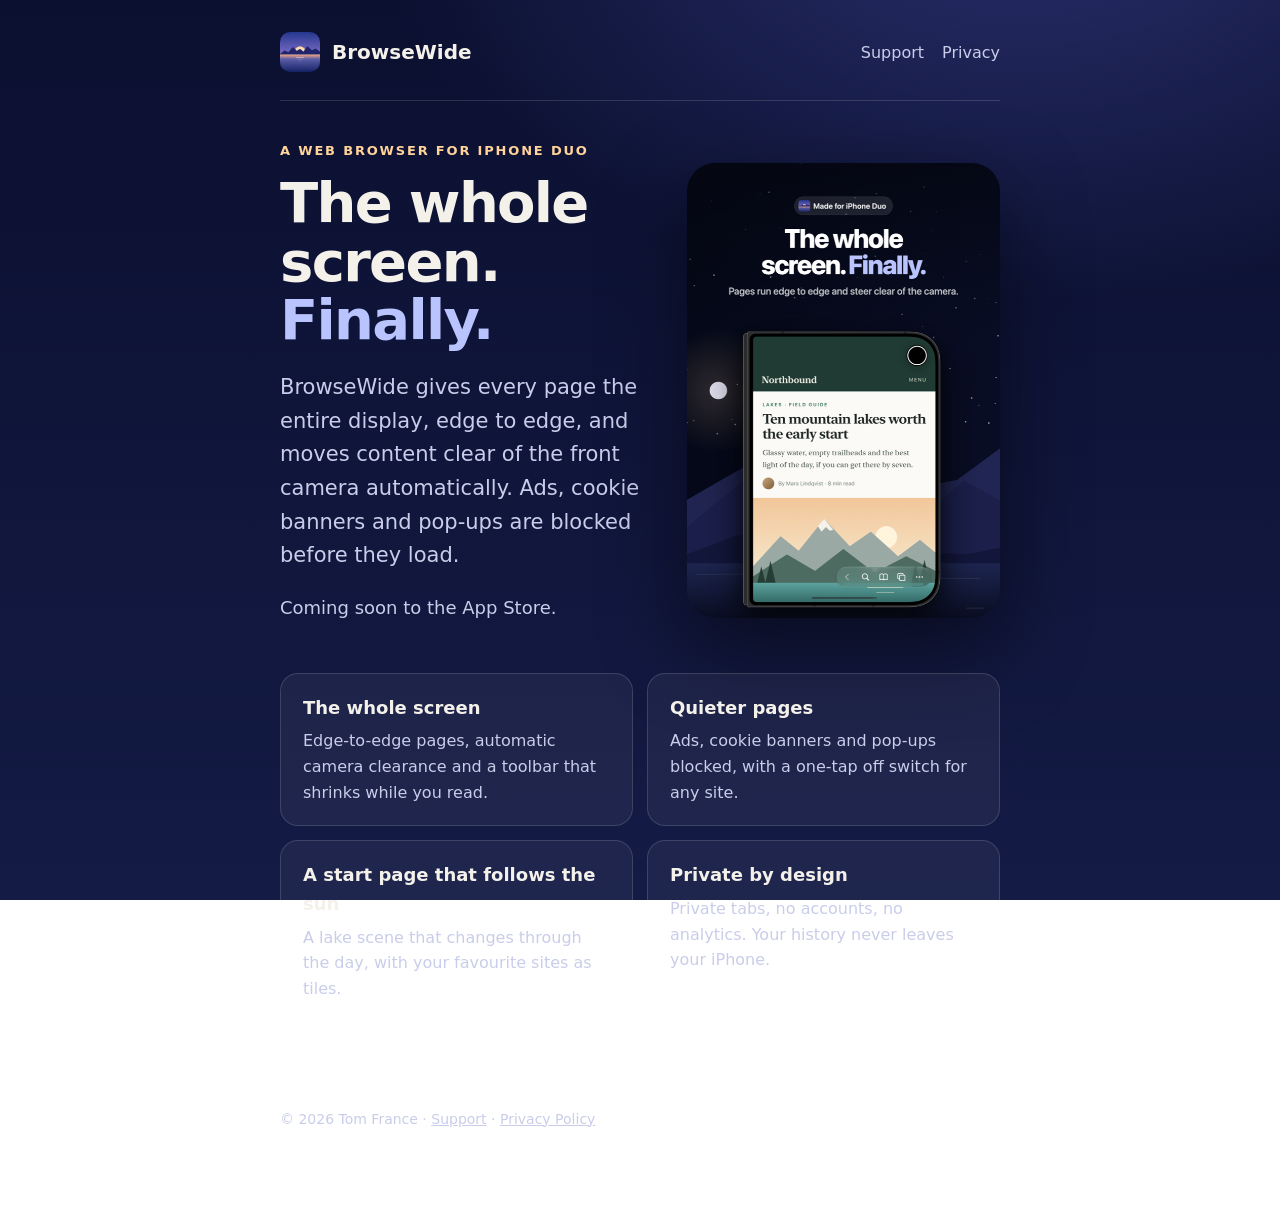
<file: index.html>
<!doctype html>
<html lang="en">
<head>
<meta charset="utf-8">
<meta name="viewport" content="width=device-width, initial-scale=1">
<title>BrowseWide: the whole screen, finally</title>
<meta name="description" content="BrowseWide is a fast, private web browser built for iPhone Duo. Pages fill the whole screen, steer clear of the camera, and ads and cookie banners are blocked.">
<link rel="icon" href="icon.png">
<link rel="apple-touch-icon" href="icon.png">
<link rel="stylesheet" href="style.css">
</head>
<body>
<div class="wrap">
  <header class="top">
    <a class="brand" href="./"><img src="icon.png" alt="">BrowseWide</a>
    <nav><a href="support/">Support</a><a href="privacy/">Privacy</a></nav>
  </header>

  <section class="hero">
    <div>
      <p class="eyebrow">A web browser for iPhone Duo</p>
      <h1>The whole screen. <em>Finally.</em></h1>
      <p class="lede">BrowseWide gives every page the entire display, edge to edge, and moves content clear of the front camera automatically. Ads, cookie banners and pop-ups are blocked before they load.</p>
      <p>Coming soon to the App Store.</p>
    </div>
    <img class="shot" src="screenshot.png" alt="BrowseWide on iPhone Duo showing an article that fills the whole screen">
  </section>

  <div class="cards">
    <div class="card"><h3>The whole screen</h3><p>Edge-to-edge pages, automatic camera clearance and a toolbar that shrinks while you read.</p></div>
    <div class="card"><h3>Quieter pages</h3><p>Ads, cookie banners and pop-ups blocked, with a one-tap off switch for any site.</p></div>
    <div class="card"><h3>A start page that follows the sun</h3><p>A lake scene that changes through the day, with your favourite sites as tiles.</p></div>
    <div class="card"><h3>Private by design</h3><p>Private tabs, no accounts, no analytics. Your history never leaves your iPhone.</p></div>
  </div>

  <footer>© 2026 Tom France · <a href="support/">Support</a> · <a href="privacy/">Privacy Policy</a></footer>
</div>
</body>
</html>
</file>
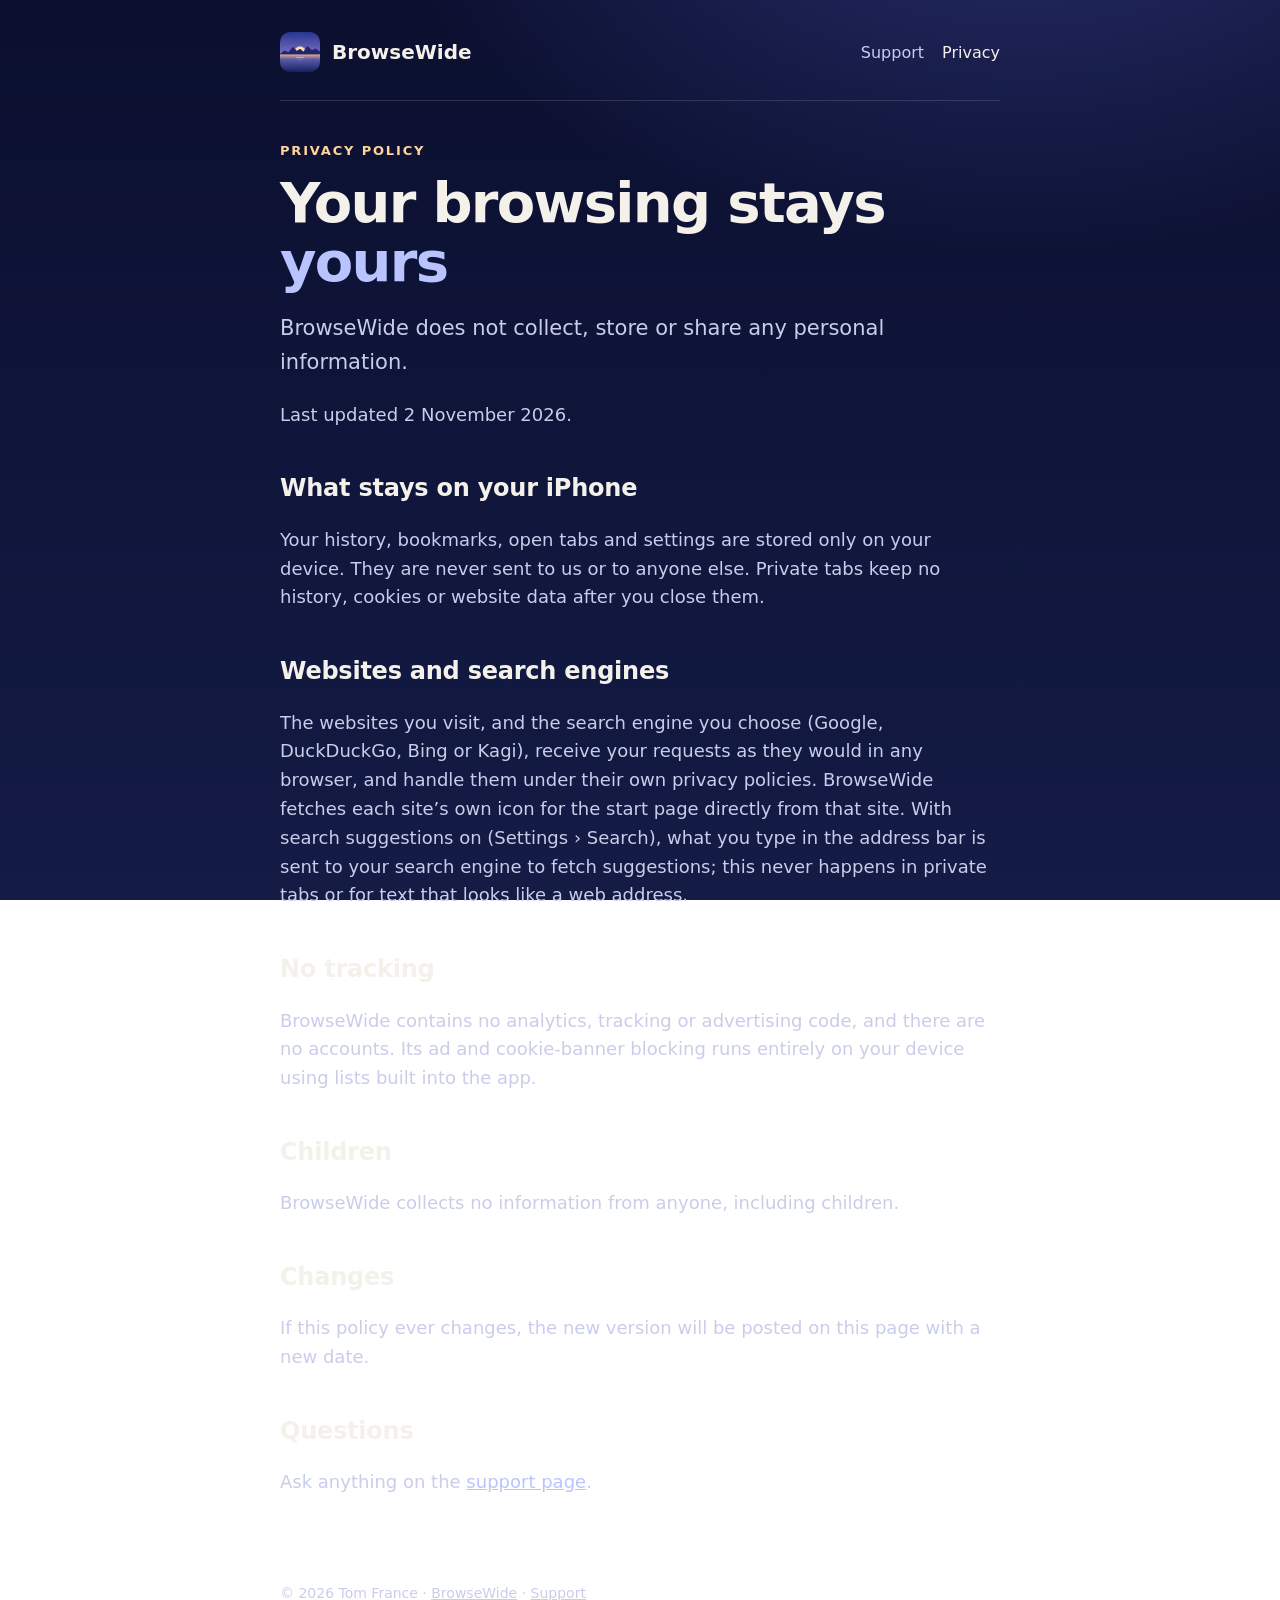
<file: privacy/index.html>
<!doctype html>
<html lang="en">
<head>
<meta charset="utf-8">
<meta name="viewport" content="width=device-width, initial-scale=1">
<title>Privacy Policy · BrowseWide</title>
<meta name="description" content="BrowseWide does not collect, store or share any personal information.">
<link rel="icon" href="../icon.png">
<link rel="stylesheet" href="../style.css">
</head>
<body>
<div class="wrap">
  <header class="top">
    <a class="brand" href="../"><img src="../icon.png" alt="">BrowseWide</a>
    <nav><a href="../support/">Support</a><a href="./" aria-current="page">Privacy</a></nav>
  </header>

  <p class="eyebrow">Privacy Policy</p>
  <h1>Your browsing stays <em>yours</em></h1>
  <p class="lede">BrowseWide does not collect, store or share any personal information.</p>
  <p>Last updated 2 November 2026.</p>

  <h2>What stays on your iPhone</h2>
  <p>Your history, bookmarks, open tabs and settings are stored only on your device. They are never sent to us or to anyone else. Private tabs keep no history, cookies or website data after you close them.</p>

  <h2>Websites and search engines</h2>
  <p>The websites you visit, and the search engine you choose (Google, DuckDuckGo, Bing or Kagi), receive your requests as they would in any browser, and handle them under their own privacy policies. BrowseWide fetches each site’s own icon for the start page directly from that site. With search suggestions on (Settings › Search), what you type in the address bar is sent to your search engine to fetch suggestions; this never happens in private tabs or for text that looks like a web address.</p>

  <h2>No tracking</h2>
  <p>BrowseWide contains no analytics, tracking or advertising code, and there are no accounts. Its ad and cookie-banner blocking runs entirely on your device using lists built into the app.</p>

  <h2>Children</h2>
  <p>BrowseWide collects no information from anyone, including children.</p>

  <h2>Changes</h2>
  <p>If this policy ever changes, the new version will be posted on this page with a new date.</p>

  <h2>Questions</h2>
  <p>Ask anything on the <a href="../support/">support page</a>.</p>

  <footer>© 2026 Tom France · <a href="../">BrowseWide</a> · <a href="../support/">Support</a></footer>
</div>
</body>
</html>
</file>
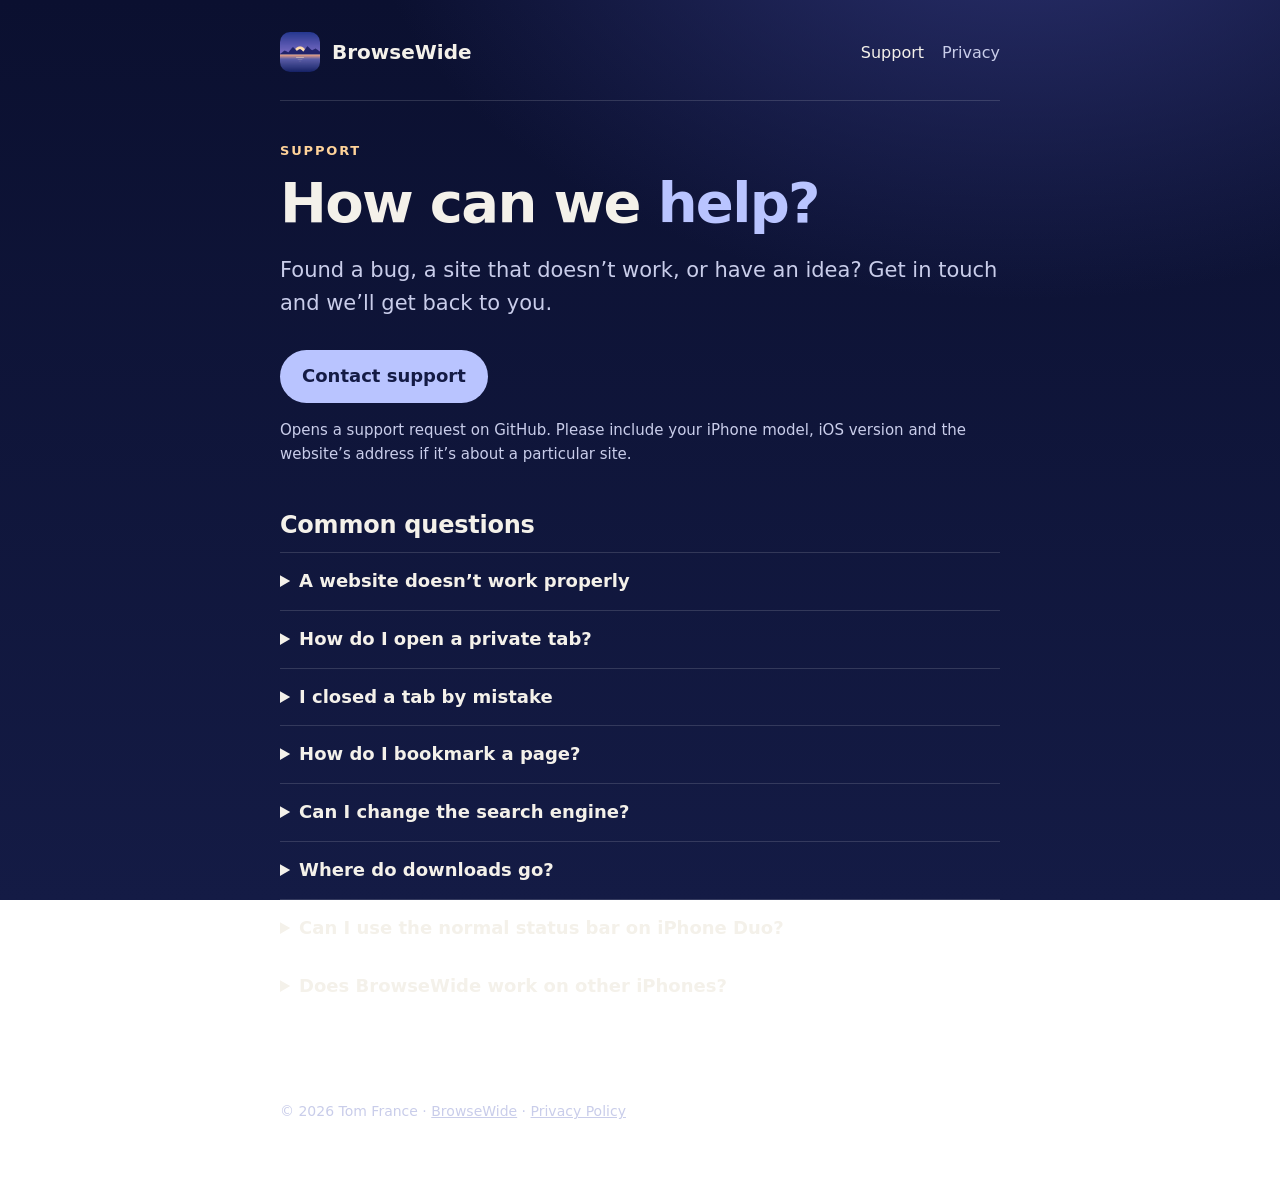
<file: support/index.html>
<!doctype html>
<html lang="en">
<head>
<meta charset="utf-8">
<meta name="viewport" content="width=device-width, initial-scale=1">
<title>Support · BrowseWide</title>
<meta name="description" content="Help with BrowseWide, the full-screen browser for iPhone Duo.">
<link rel="icon" href="../icon.png">
<link rel="stylesheet" href="../style.css">
</head>
<body>
<div class="wrap">
  <header class="top">
    <a class="brand" href="../"><img src="../icon.png" alt="">BrowseWide</a>
    <nav><a href="./" aria-current="page">Support</a><a href="../privacy/">Privacy</a></nav>
  </header>

  <p class="eyebrow">Support</p>
  <h1>How can we <em>help?</em></h1>
  <p class="lede">Found a bug, a site that doesn’t work, or have an idea? Get in touch and we’ll get back to you.</p>
  <a class="button" href="https://github.com/tom12389/browsewide-site/issues/new">Contact support</a>
  <p style="font-size:15px">Opens a support request on GitHub. Please include your iPhone model, iOS version and the website’s address if it’s about a particular site.</p>

  <h2>Common questions</h2>
  <details>
    <summary>A website doesn’t work properly</summary>
    <p>Content blocking can occasionally hide something a site needs. Tap the <b>…</b> button and choose <b>Turn Off Blocking</b> for that site. You can turn it back on the same way, or review every site in Settings › Blocking.</p>
  </details>
  <details>
    <summary>How do I open a private tab?</summary>
    <p>Touch and hold the tabs button and choose <b>New Private Tab</b>. Private tabs keep no history, cookies or website data.</p>
  </details>
  <details>
    <summary>I closed a tab by mistake</summary>
    <p>Touch and hold the tabs button and choose <b>Reopen Closed Tab</b>.</p>
  </details>
  <details>
    <summary>How do I bookmark a page?</summary>
    <p>Touch and hold the book button, or tap <b>…</b> and choose <b>Add Bookmark</b>. Bookmarks appear as tiles on the start page.</p>
  </details>
  <details>
    <summary>Can I change the search engine?</summary>
    <p>Yes: tap <b>…</b>, then <b>Settings</b>, and pick Google, DuckDuckGo, Bing or Kagi.</p>
  </details>
  <details>
    <summary>Where do downloads go?</summary>
    <p>Into the Files app, under On My iPhone › BrowseWide › Downloads. Settings › Downloads › <b>Show Downloads in Files</b> takes you straight there.</p>
  </details>
  <details>
    <summary>Can I use the normal status bar on iPhone Duo?</summary>
    <p>Yes. Settings › iPhone Duo swaps the battery ring around the camera for the system’s own time, battery and signal.</p>
  </details>
  <details>
    <summary>Does BrowseWide work on other iPhones?</summary>
    <p>Yes. On other iPhones it’s a clean, full-screen browser with all the same features; the camera clearance is just for iPhone Duo.</p>
  </details>

  <footer>© 2026 Tom France · <a href="../">BrowseWide</a> · <a href="../privacy/">Privacy Policy</a></footer>
</div>
</body>
</html>
</file>
<file: style.css>
:root {
  --night: #0b1030;
  --night-2: #141b45;
  --ink: #f4f1ea;
  --ink-soft: #c9cdea;
  --lavender: #b9c4ff;
  --sun: #ffd39a;
  --line: rgba(255, 255, 255, .14);
}
* { box-sizing: border-box; }
html { -webkit-text-size-adjust: 100%; }
body {
  margin: 0;
  font: 18px/1.6 -apple-system, "SF Pro Text", system-ui, "Segoe UI", Roboto, sans-serif;
  color: var(--ink);
  background: radial-gradient(1100px 700px at 80% -10%, #2b3170 0%, transparent 60%), linear-gradient(180deg, var(--night) 0%, var(--night-2) 100%) fixed;
  min-height: 100vh;
}
a { color: var(--lavender); }
.wrap { max-width: 760px; margin: 0 auto; padding: 32px 20px 80px; }
header.top { display: flex; align-items: center; justify-content: space-between; gap: 16px; padding-bottom: 28px; border-bottom: 1px solid var(--line); margin-bottom: 40px; }
.brand { display: flex; align-items: center; gap: 12px; color: var(--ink); text-decoration: none; font-weight: 700; font-size: 20px; }
.brand img { width: 40px; height: 40px; border-radius: 10px; }
nav a { color: var(--ink-soft); text-decoration: none; margin-left: 18px; font-size: 16px; }
nav a:hover, nav a[aria-current] { color: var(--ink); }
h1 { font-size: clamp(36px, 7vw, 56px); line-height: 1.05; letter-spacing: -0.03em; margin: 0 0 16px; }
h1 em { font-style: normal; color: var(--lavender); }
h2 { font-size: 24px; letter-spacing: -0.01em; margin: 40px 0 8px; }
p, li { color: var(--ink-soft); }
.lede { font-size: 21px; }
.eyebrow { font-size: 13px; letter-spacing: .14em; text-transform: uppercase; color: var(--sun); margin: 0 0 12px; font-weight: 600; }
.hero { display: grid; grid-template-columns: 1fr; gap: 32px; align-items: center; }
.hero img.shot { width: 100%; max-width: 320px; justify-self: center; border-radius: 28px; box-shadow: 0 30px 80px rgba(0,0,0,.5); }
@media (min-width: 720px) { .hero { grid-template-columns: 1.2fr 1fr; } }
.cards { display: grid; grid-template-columns: 1fr; gap: 14px; margin-top: 32px; }
@media (min-width: 620px) { .cards { grid-template-columns: 1fr 1fr; } }
.card { background: rgba(255,255,255,.05); border: 1px solid var(--line); border-radius: 18px; padding: 20px 22px; }
.card h3 { margin: 0 0 6px; font-size: 18px; color: var(--ink); }
.card p { margin: 0; font-size: 16px; }
.button { display: inline-block; background: var(--lavender); color: #141b45; font-weight: 700; text-decoration: none; padding: 12px 22px; border-radius: 999px; margin-top: 8px; }
details { border-top: 1px solid var(--line); padding: 14px 0; }
details:last-of-type { border-bottom: 1px solid var(--line); }
summary { cursor: pointer; font-weight: 600; color: var(--ink); }
details p { margin: 10px 0 0; }
footer { margin-top: 64px; padding-top: 20px; border-top: 1px solid var(--line); font-size: 14px; color: var(--ink-soft); }
footer a { color: var(--ink-soft); }
</file>
